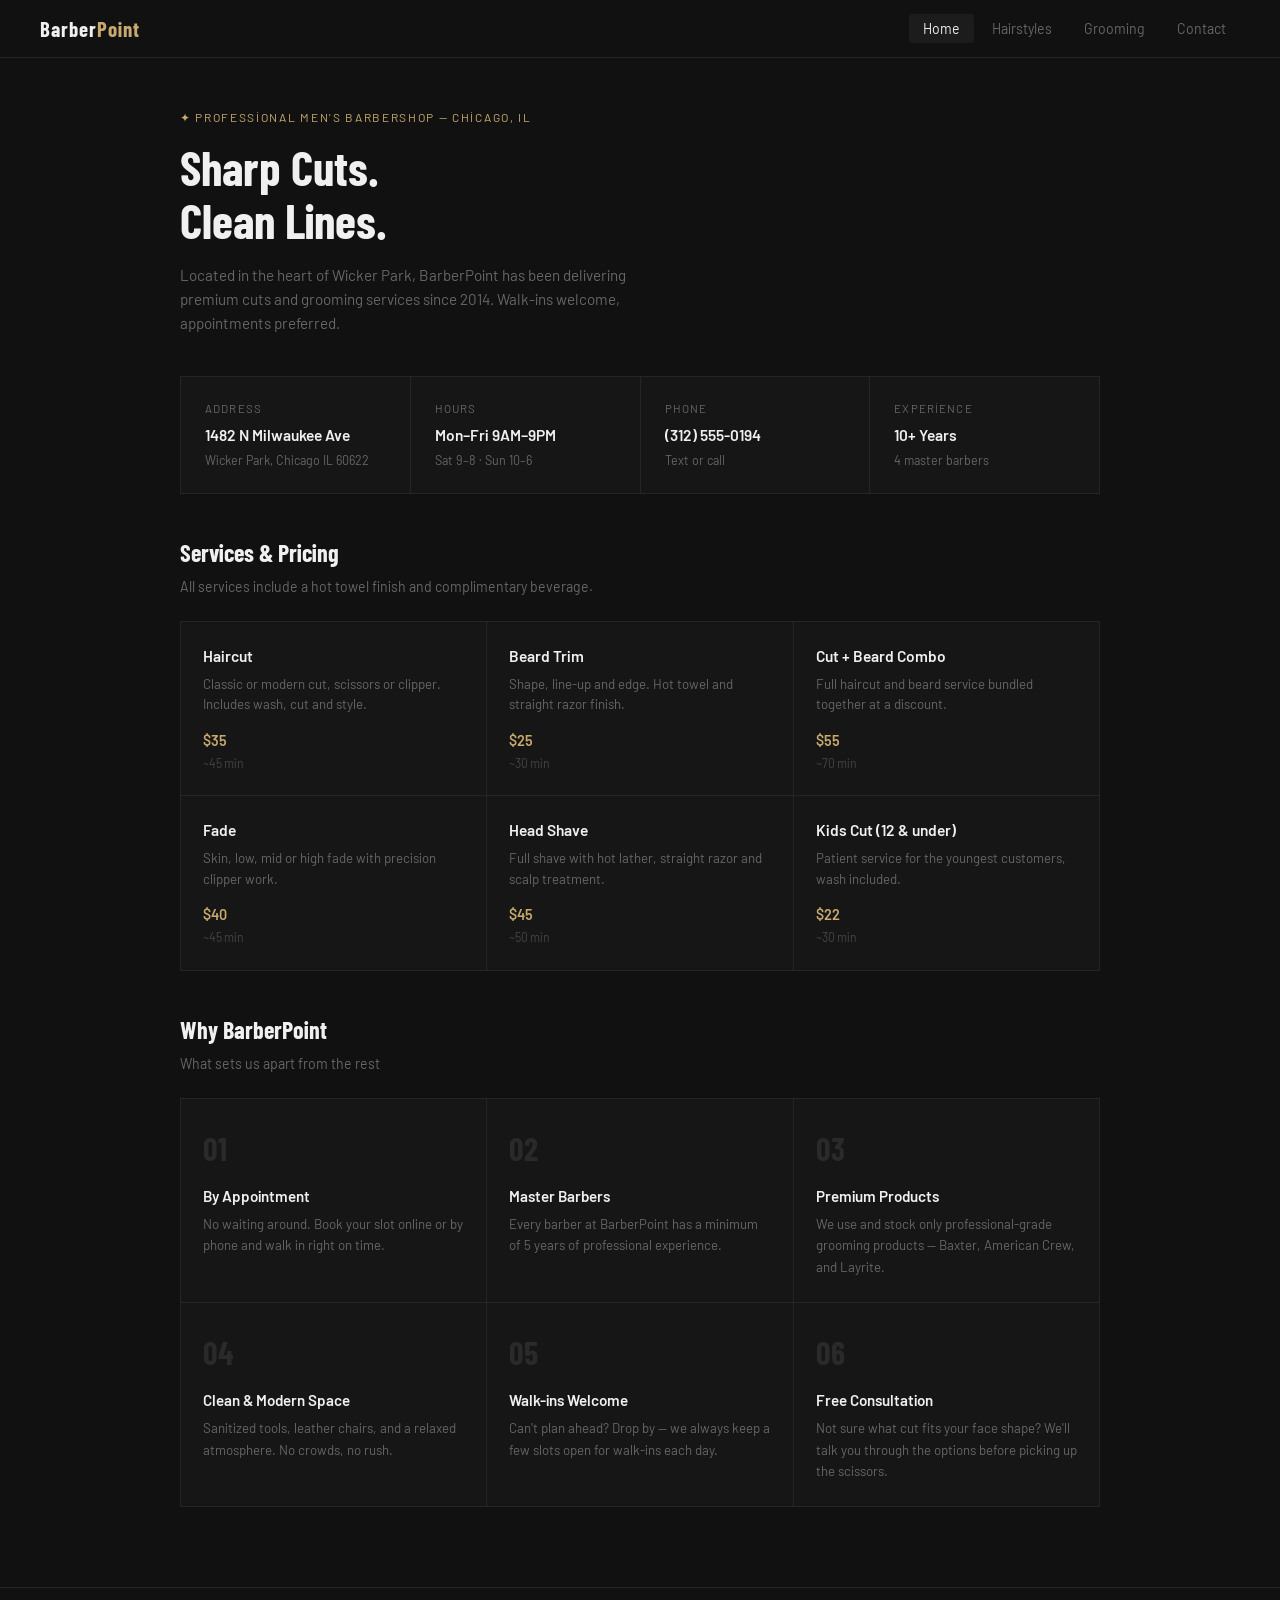
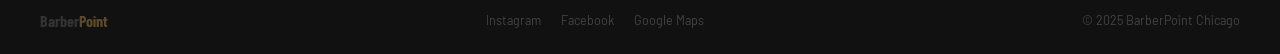
<file: berber-sitesi.html>
<!DOCTYPE html>
<html lang="tr">
<head>
  <meta charset="UTF-8"/>
  <meta name="viewport" content="width=device-width, initial-scale=1.0"/>
  <title>BarberPoint – Men's Grooming</title>
  <link href="https://fonts.googleapis.com/css2?family=Barlow:wght@400;500;600;700&family=Barlow+Condensed:wght@600;700&display=swap" rel="stylesheet"/>
  <style>
    *, *::before, *::after { box-sizing: border-box; margin: 0; padding: 0; }
    :root {
      --bg: #111; --bg2: #161616; --bg3: #1c1c1c;
      --border: #252525; --text: #ccc; --muted: #666;
      --white: #f0f0f0; --accent: #c8a96e;
    }
    body { background: var(--bg); color: var(--text); font-family: 'Barlow', sans-serif; font-size: 15px; line-height: 1.6; }

    nav {
      background: var(--bg); border-bottom: 1px solid var(--border);
      padding: 0 40px; display: flex; align-items: center;
      justify-content: space-between; height: 58px; position: sticky; top: 0; z-index: 50;
    }
    .nav-logo { font-family: 'Barlow Condensed', sans-serif; font-size: 1.3rem; font-weight: 700; color: var(--white); letter-spacing: 0.05em; cursor: pointer; }
    .nav-logo span { color: var(--accent); }
    .nav-links { display: flex; gap: 4px; }
    .nav-links button {
      background: none; border: none; color: var(--muted); font-family: 'Barlow', sans-serif;
      font-size: 0.88rem; cursor: pointer; padding: 6px 14px; border-radius: 3px; transition: color 0.15s, background 0.15s;
    }
    .nav-links button:hover { color: var(--white); background: var(--bg3); }
    .nav-links button.active { color: var(--white); background: var(--bg3); }

    .page { display: none; max-width: 1000px; margin: 0 auto; padding: 50px 40px 80px; }
    .page.active { display: block; }

    /* HERO */
    .hero { margin-bottom: 40px; }
    .hero-tag { font-size: 0.75rem; letter-spacing: 0.14em; text-transform: uppercase; color: var(--accent); margin-bottom: 14px; }
    .hero h1 { font-family: 'Barlow Condensed', sans-serif; font-size: 3rem; font-weight: 700; color: var(--white); line-height: 1.1; margin-bottom: 16px; }
    .hero p { color: var(--muted); max-width: 500px; font-size: 0.95rem; }

    .info-row { display: grid; grid-template-columns: repeat(4, 1fr); gap: 1px; background: var(--border); border: 1px solid var(--border); margin-bottom: 40px; }
    .info-box { background: var(--bg2); padding: 22px 24px; }
    .info-box .label { font-size: 0.72rem; letter-spacing: 0.1em; text-transform: uppercase; color: var(--muted); margin-bottom: 6px; }
    .info-box .val { font-size: 0.97rem; font-weight: 600; color: var(--white); }
    .info-box .sub { font-size: 0.78rem; color: var(--muted); margin-top: 3px; }

    .section-head { margin-bottom: 22px; }
    .section-head h2 { font-family: 'Barlow Condensed', sans-serif; font-size: 1.5rem; font-weight: 700; color: var(--white); margin-bottom: 4px; }
    .section-head p { color: var(--muted); font-size: 0.88rem; }

    /* HİZMETLER */
    .services-grid { display: grid; grid-template-columns: repeat(3, 1fr); gap: 1px; background: var(--border); border: 1px solid var(--border); margin-bottom: 40px; }
    .svc { background: var(--bg2); padding: 22px 22px; transition: background 0.15s; }
    .svc:hover { background: var(--bg3); }
    .svc-name { font-weight: 600; color: var(--white); margin-bottom: 5px; font-size: 0.97rem; }
    .svc-desc { font-size: 0.83rem; color: var(--muted); margin-bottom: 14px; line-height: 1.55; }
    .svc-price { font-size: 0.9rem; color: var(--accent); font-weight: 600; }
    .svc-dur { font-size: 0.76rem; color: #444; margin-top: 2px; }

    /* NEDEN BİZ */
    .why-grid { display: grid; grid-template-columns: repeat(3, 1fr); gap: 1px; background: var(--border); border: 1px solid var(--border); }
    .why-card { background: var(--bg2); padding: 24px 22px; transition: background 0.15s; }
    .why-card:hover { background: var(--bg3); }
    .why-num { font-family: 'Barlow Condensed', sans-serif; font-size: 2rem; font-weight: 700; color: #2a2a2a; margin-bottom: 10px; }
    .why-card h4 { font-weight: 600; color: var(--white); font-size: 0.95rem; margin-bottom: 6px; }
    .why-card p { font-size: 0.83rem; color: var(--muted); line-height: 1.6; }

    /* STİLLER */
    .styles-grid { display: grid; grid-template-columns: repeat(3, 1fr); gap: 1px; background: var(--border); border: 1px solid var(--border); }
    .style-card { background: var(--bg2); padding: 26px 24px; transition: background 0.15s; }
    .style-card:hover { background: var(--bg3); }
    .style-card .icon { font-size: 1.5rem; margin-bottom: 12px; display: block; }
    .style-card h3 { font-weight: 600; color: var(--white); font-size: 0.97rem; margin-bottom: 8px; }
    .style-card p { font-size: 0.84rem; color: var(--muted); line-height: 1.65; margin-bottom: 14px; }
    .style-card .fit { font-size: 0.78rem; color: #555; }
    .style-card .fit span { color: var(--accent); }
    .tags { display: flex; gap: 6px; flex-wrap: wrap; margin-top: 10px; }
    .tag { font-size: 0.7rem; letter-spacing: 0.06em; text-transform: uppercase; color: #555; border: 1px solid #2a2a2a; padding: 3px 8px; border-radius: 2px; }
    .tag.gold { color: var(--accent); border-color: #3a3020; }

    /* BAKIM */
    .care-grid { display: grid; grid-template-columns: repeat(2, 1fr); gap: 1px; background: var(--border); border: 1px solid var(--border); margin-bottom: 40px; }
    .care-card { background: var(--bg2); padding: 28px 26px; transition: background 0.15s; }
    .care-card:hover { background: var(--bg3); }
    .care-card h3 { font-weight: 600; color: var(--white); font-size: 0.97rem; margin-bottom: 14px; padding-bottom: 10px; border-bottom: 1px solid var(--border); }
    .care-card ul { padding-left: 16px; }
    .care-card ul li { font-size: 0.85rem; color: var(--muted); margin-bottom: 7px; line-height: 1.6; }

    .products-grid { display: grid; grid-template-columns: repeat(4, 1fr); gap: 1px; background: var(--border); border: 1px solid var(--border); }
    .prod-card { background: var(--bg2); padding: 22px 20px; transition: background 0.15s; }
    .prod-card:hover { background: var(--bg3); }
    .prod-card h4 { font-weight: 600; color: var(--white); font-size: 0.9rem; margin-bottom: 6px; }
    .prod-card p { font-size: 0.82rem; color: var(--muted); line-height: 1.55; margin-bottom: 8px; }
    .prod-card .ideal { font-size: 0.75rem; color: var(--accent); }

    /* İLETİŞİM */
    .contact-wrap { display: grid; grid-template-columns: 1fr 1fr; gap: 1px; background: var(--border); border: 1px solid var(--border); }
    .contact-info { background: var(--bg2); padding: 32px 28px; }
    .contact-info h3 { font-family: 'Barlow Condensed', sans-serif; font-size: 1.2rem; font-weight: 700; color: var(--white); margin-bottom: 22px; }
    .ci-item { margin-bottom: 20px; }
    .ci-label { font-size: 0.72rem; letter-spacing: 0.1em; text-transform: uppercase; color: var(--muted); margin-bottom: 5px; }
    .ci-val { font-size: 0.9rem; color: var(--text); line-height: 1.6; }
    .hours-table { width: 100%; border-collapse: collapse; margin-top: 6px; }
    .hours-table tr td { font-size: 0.84rem; padding: 5px 0; color: var(--muted); border-bottom: 1px solid #1e1e1e; }
    .hours-table tr td:last-child { text-align: right; color: var(--text); }
    .hours-table tr:last-child td { border-bottom: none; }

    .contact-form { background: var(--bg2); padding: 32px 28px; }
    .contact-form h3 { font-family: 'Barlow Condensed', sans-serif; font-size: 1.2rem; font-weight: 700; color: var(--white); margin-bottom: 22px; }
    .form-group { margin-bottom: 14px; }
    .form-group label { display: block; font-size: 0.76rem; letter-spacing: 0.08em; text-transform: uppercase; color: var(--muted); margin-bottom: 6px; }
    .form-group input, .form-group textarea, .form-group select {
      width: 100%; background: var(--bg3); border: 1px solid var(--border); color: var(--text);
      font-family: 'Barlow', sans-serif; font-size: 0.9rem; padding: 10px 12px; border-radius: 3px; outline: none; transition: border-color 0.15s;
    }
    .form-group input:focus, .form-group textarea:focus, .form-group select:focus { border-color: var(--accent); }
    .form-group textarea { resize: vertical; min-height: 80px; }
    .form-group select option { background: #1c1c1c; }
    .btn-submit {
      background: var(--accent); color: #111; font-family: 'Barlow', sans-serif; font-weight: 700;
      font-size: 0.85rem; border: none; padding: 11px 28px; cursor: pointer; border-radius: 3px;
      letter-spacing: 0.06em; text-transform: uppercase; transition: opacity 0.15s; margin-top: 4px;
    }
    .btn-submit:hover { opacity: 0.85; }

    .map-placeholder { margin-top: 1px; background: var(--bg2); border: 1px solid var(--border); border-top: none; padding: 22px 28px; display: flex; align-items: center; gap: 12px; }
    .map-placeholder .dot { width: 8px; height: 8px; border-radius: 50%; background: var(--accent); flex-shrink: 0; }
    .map-placeholder span { font-size: 0.85rem; color: var(--muted); }

    footer {
      border-top: 1px solid var(--border); padding: 20px 40px;
      display: flex; justify-content: space-between; align-items: center; font-size: 0.78rem; color: #444;
    }
    .footer-logo { font-family: 'Barlow Condensed', sans-serif; font-size: 1rem; font-weight: 700; color: #333; }
    .footer-logo span { color: #5a4a2a; }
    .footer-links { display: flex; gap: 20px; }
    .footer-links a { color: #444; text-decoration: none; }
    .footer-links a:hover { color: #666; }

    @media (max-width: 700px) {
      nav { padding: 0 16px; }
      .nav-links button { padding: 6px 8px; font-size: 0.78rem; }
      .page { padding: 30px 16px 60px; }
      .hero h1 { font-size: 2rem; }
      .info-row { grid-template-columns: 1fr 1fr; }
      .services-grid, .why-grid, .styles-grid, .products-grid { grid-template-columns: 1fr 1fr; }
      .care-grid, .contact-wrap { grid-template-columns: 1fr; }
      footer { flex-direction: column; gap: 10px; padding: 18px 16px; text-align: center; }
    }
    @media (max-width: 420px) {
      .info-row, .services-grid, .why-grid, .styles-grid, .products-grid { grid-template-columns: 1fr; }
    }
  </style>
</head>
<body>

<nav>
  <div class="nav-logo">Barber<span>Point</span></div>
  <div class="nav-links">
    <button class="active" onclick="showPage('home',this)">Home</button>
    <button onclick="showPage('styles',this)">Hairstyles</button>
    <button onclick="showPage('care',this)">Grooming</button>
    <button onclick="showPage('contact',this)">Contact</button>
  </div>
</nav>

<!-- HOME -->
<div class="page active" id="home">
  <div class="hero">
    <div class="hero-tag">✦ Professional Men's Barbershop — Chicago, IL</div>
    <h1>Sharp Cuts.<br/>Clean Lines.</h1>
    <p>Located in the heart of Wicker Park, BarberPoint has been delivering premium cuts and grooming services since 2014. Walk-ins welcome, appointments preferred.</p>
  </div>

  <div class="info-row">
    <div class="info-box">
      <div class="label">Address</div>
      <div class="val">1482 N Milwaukee Ave</div>
      <div class="sub">Wicker Park, Chicago IL 60622</div>
    </div>
    <div class="info-box">
      <div class="label">Hours</div>
      <div class="val">Mon–Fri 9AM–9PM</div>
      <div class="sub">Sat 9–8 · Sun 10–6</div>
    </div>
    <div class="info-box">
      <div class="label">Phone</div>
      <div class="val">(312) 555-0194</div>
      <div class="sub">Text or call</div>
    </div>
    <div class="info-box">
      <div class="label">Experience</div>
      <div class="val">10+ Years</div>
      <div class="sub">4 master barbers</div>
    </div>
  </div>

  <div class="section-head">
    <h2>Services & Pricing</h2>
    <p>All services include a hot towel finish and complimentary beverage.</p>
  </div>
  <div class="services-grid" style="margin-bottom:40px">
    <div class="svc">
      <div class="svc-name">Haircut</div>
      <div class="svc-desc">Classic or modern cut, scissors or clipper. Includes wash, cut and style.</div>
      <div class="svc-price">$35</div>
      <div class="svc-dur">~45 min</div>
    </div>
    <div class="svc">
      <div class="svc-name">Beard Trim</div>
      <div class="svc-desc">Shape, line-up and edge. Hot towel and straight razor finish.</div>
      <div class="svc-price">$25</div>
      <div class="svc-dur">~30 min</div>
    </div>
    <div class="svc">
      <div class="svc-name">Cut + Beard Combo</div>
      <div class="svc-desc">Full haircut and beard service bundled together at a discount.</div>
      <div class="svc-price">$55</div>
      <div class="svc-dur">~70 min</div>
    </div>
    <div class="svc">
      <div class="svc-name">Fade</div>
      <div class="svc-desc">Skin, low, mid or high fade with precision clipper work.</div>
      <div class="svc-price">$40</div>
      <div class="svc-dur">~45 min</div>
    </div>
    <div class="svc">
      <div class="svc-name">Head Shave</div>
      <div class="svc-desc">Full shave with hot lather, straight razor and scalp treatment.</div>
      <div class="svc-price">$45</div>
      <div class="svc-dur">~50 min</div>
    </div>
    <div class="svc">
      <div class="svc-name">Kids Cut (12 & under)</div>
      <div class="svc-desc">Patient service for the youngest customers, wash included.</div>
      <div class="svc-price">$22</div>
      <div class="svc-dur">~30 min</div>
    </div>
  </div>

  <div class="section-head">
    <h2>Why BarberPoint</h2>
    <p>What sets us apart from the rest</p>
  </div>
  <div class="why-grid">
    <div class="why-card">
      <div class="why-num">01</div>
      <h4>By Appointment</h4>
      <p>No waiting around. Book your slot online or by phone and walk in right on time.</p>
    </div>
    <div class="why-card">
      <div class="why-num">02</div>
      <h4>Master Barbers</h4>
      <p>Every barber at BarberPoint has a minimum of 5 years of professional experience.</p>
    </div>
    <div class="why-card">
      <div class="why-num">03</div>
      <h4>Premium Products</h4>
      <p>We use and stock only professional-grade grooming products — Baxter, American Crew, and Layrite.</p>
    </div>
    <div class="why-card">
      <div class="why-num">04</div>
      <h4>Clean & Modern Space</h4>
      <p>Sanitized tools, leather chairs, and a relaxed atmosphere. No crowds, no rush.</p>
    </div>
    <div class="why-card">
      <div class="why-num">05</div>
      <h4>Walk-ins Welcome</h4>
      <p>Can't plan ahead? Drop by — we always keep a few slots open for walk-ins each day.</p>
    </div>
    <div class="why-card">
      <div class="why-num">06</div>
      <h4>Free Consultation</h4>
      <p>Not sure what cut fits your face shape? We'll talk you through the options before picking up the scissors.</p>
    </div>
  </div>
</div>

<!-- HAIRSTYLES -->
<div class="page" id="styles">
  <div class="section-head">
    <h2>Men's Hairstyles</h2>
    <p>The most popular cuts — what they are, who they suit, and how much upkeep they need</p>
  </div>
  <div class="styles-grid">
    <div class="style-card">
      <span class="icon">✂️</span>
      <h3>Undercut</h3>
      <p>Sides and back cut close, top left long. Can be worn slicked back, to the side, or textured. One of the most versatile cuts available.</p>
      <div class="fit">Best for: <span>Oval, square, rectangular faces</span></div>
      <div class="tags"><span class="tag gold">Versatile</span><span class="tag">Medium Maintenance</span></div>
    </div>
    <div class="style-card">
      <span class="icon">💈</span>
      <h3>Fade</h3>
      <p>Gradual taper from skin or short at the sides up to longer hair on top. Skin, low, mid and high fade are the four main variations.</p>
      <div class="fit">Best for: <span>All face shapes</span></div>
      <div class="tags"><span class="tag gold">Modern</span><span class="tag">Every 3–4 Weeks</span></div>
    </div>
    <div class="style-card">
      <span class="icon">🪒</span>
      <h3>Buzz Cut</h3>
      <p>All hair clipped to a uniform length. The lowest-maintenance cut there is. Suits men with defined jawlines and prominent features.</p>
      <div class="fit">Best for: <span>Square, diamond faces</span></div>
      <div class="tags"><span class="tag gold">Low Effort</span><span class="tag">Easy Upkeep</span></div>
    </div>
    <div class="style-card">
      <span class="icon">🪮</span>
      <h3>Classic Taper</h3>
      <p>Scissors on top, tapered sides — clean and timeless. Works in professional settings and casual environments equally well.</p>
      <div class="fit">Best for: <span>Oval, oblong faces</span></div>
      <div class="tags"><span class="tag gold">Classic</span><span class="tag">Office Ready</span></div>
    </div>
    <div class="style-card">
      <span class="icon">💧</span>
      <h3>Pompadour</h3>
      <p>Hair is pushed up and back from the forehead. Requires a strong-hold pomade. High-impact look with a retro edge.</p>
      <div class="fit">Best for: <span>Round, heart-shaped faces</span></div>
      <div class="tags"><span class="tag gold">Retro</span><span class="tag">High Styling</span></div>
    </div>
    <div class="style-card">
      <span class="icon">🌀</span>
      <h3>Textured Crop</h3>
      <p>Short on sides, choppy and textured on top. Minimal product needed. Great for thick or wavy hair that needs control without structure.</p>
      <div class="fit">Best for: <span>Round, oval faces</span></div>
      <div class="tags"><span class="tag gold">Natural</span><span class="tag">Minimal Product</span></div>
    </div>
    <div class="style-card">
      <span class="icon">📐</span>
      <h3>Taper Cut</h3>
      <p>Similar to a fade but shorter and more subtle — only the neckline and ears are tapered. Clean and natural-looking finish.</p>
      <div class="fit">Best for: <span>All face shapes</span></div>
      <div class="tags"><span class="tag gold">Clean</span><span class="tag">Easy Maintain</span></div>
    </div>
    <div class="style-card">
      <span class="icon">🔲</span>
      <h3>French Crop</h3>
      <p>Top cut short with a short fringe sitting at the forehead. Very popular in European barbering. Suits rounder faces particularly well.</p>
      <div class="fit">Best for: <span>Round, square faces</span></div>
      <div class="tags"><span class="tag gold">Minimal</span><span class="tag">European Style</span></div>
    </div>
    <div class="style-card">
      <span class="icon">〰️</span>
      <h3>Medium Wavy</h3>
      <p>Natural wave pattern kept at medium length, just above the shoulder. Works best on thick hair. Low product needed, air-dry friendly.</p>
      <div class="fit">Best for: <span>Oval, oblong faces</span></div>
      <div class="tags"><span class="tag gold">Relaxed</span><span class="tag">Moisturizer</span></div>
    </div>
  </div>
</div>

<!-- GROOMING -->
<div class="page" id="care">
  <div class="section-head">
    <h2>Grooming Guide</h2>
    <p>Simple routines and the right products for every hair type</p>
  </div>
  <div class="care-grid" style="margin-bottom:40px">
    <div class="care-card">
      <h3>Washing & Drying</h3>
      <ul>
        <li>Washing daily strips natural oils — 3–4 times per week is enough for most hair types.</li>
        <li>Use a shampoo matched to your scalp type: oily, dry, or normal.</li>
        <li>Massage the scalp with fingertips in circular motions, not nails.</li>
        <li>Always follow with conditioner on the mid-lengths and ends.</li>
        <li>Keep the blow dryer on medium heat and 6+ inches away from the scalp.</li>
        <li>Pat dry with a towel — don't rub, it causes frizz and breakage.</li>
      </ul>
    </div>
    <div class="care-card">
      <h3>Beard Care</h3>
      <ul>
        <li>Wash your beard 2–3 times a week with a dedicated beard wash, not face soap.</li>
        <li>Beard oil softens coarse hair and moisturizes the skin underneath.</li>
        <li>Apply balm for hold and shape when styling a longer beard.</li>
        <li>Trim the neckline regularly — about two finger-widths above the Adam's apple.</li>
        <li>A boar bristle brush distributes oil evenly and trains the hair direction.</li>
        <li>Visit your barber every 3–4 weeks for edge work and shape maintenance.</li>
      </ul>
    </div>
    <div class="care-card">
      <h3>Scalp Health</h3>
      <ul>
        <li>A healthy scalp is the foundation of healthy hair growth.</li>
        <li>Exfoliate once a week with a scalp scrub to remove buildup.</li>
        <li>Avoid scratching — it damages the follicles over time.</li>
        <li>Dandruff that doesn't clear with anti-dandruff shampoo should be seen by a dermatologist.</li>
        <li>Staying hydrated and getting enough sleep directly impacts scalp condition.</li>
      </ul>
    </div>
    <div class="care-card">
      <h3>General Tips</h3>
      <ul>
        <li>Fades and tight cuts need a barber visit every 3–4 weeks to stay sharp.</li>
        <li>Always warm the product between your palms before applying — never put cold wax directly on dry hair.</li>
        <li>Apply product to slightly damp hair for better distribution and hold.</li>
        <li>Use a comb to set direction first, then fingers to add texture.</li>
        <li>Less product is almost always better — you can add more, you can't take it back.</li>
      </ul>
    </div>
  </div>

  <div class="section-head">
    <h2>Product Guide</h2>
    <p>Which product to use for which look</p>
  </div>
  <div class="products-grid">
    <div class="prod-card">
      <h4>Wax</h4>
      <p>Medium hold, matte finish. Easy to rework throughout the day. The most forgiving daily option.</p>
      <div class="ideal">Best for: everyday styles</div>
    </div>
    <div class="prod-card">
      <h4>Pomade</h4>
      <p>High hold, shiny finish. Water-based versions wash out easily. Oil-based last longer but need more effort to remove.</p>
      <div class="ideal">Best for: pompadour, slick back</div>
    </div>
    <div class="prod-card">
      <h4>Clay</h4>
      <p>Strong hold, matte finish. Adds volume and texture. Works especially well on thick or coarse hair.</p>
      <div class="ideal">Best for: textured crops, undercuts</div>
    </div>
    <div class="prod-card">
      <h4>Spray</h4>
      <p>Light hold, used after styling to lock the shape in place. Good for fine hair that needs volume without weight.</p>
      <div class="ideal">Best for: finishing, fine hair</div>
    </div>
  </div>
</div>

<!-- CONTACT -->
<div class="page" id="contact">
  <div class="section-head">
    <h2>Contact & Appointments</h2>
    <p>Book online, call us, or just walk in</p>
  </div>
  <div class="contact-wrap">
    <div class="contact-info">
      <h3>Shop Info</h3>
      <div class="ci-item">
        <div class="ci-label">Address</div>
        <div class="ci-val">1482 N Milwaukee Ave<br/>Wicker Park, Chicago, IL 60622</div>
      </div>
      <div class="ci-item">
        <div class="ci-label">Phone</div>
        <div class="ci-val">(312) 555-0194</div>
      </div>
      <div class="ci-item">
        <div class="ci-label">Email</div>
        <div class="ci-val">hello@barberpoint.com</div>
      </div>
      <div class="ci-item">
        <div class="ci-label">Instagram</div>
        <div class="ci-val">@barberpointchi</div>
      </div>
      <div class="ci-item">
        <div class="ci-label">Hours</div>
        <table class="hours-table">
          <tr><td>Monday – Friday</td><td>9:00 AM – 9:00 PM</td></tr>
          <tr><td>Saturday</td><td>9:00 AM – 8:00 PM</td></tr>
          <tr><td>Sunday</td><td>10:00 AM – 6:00 PM</td></tr>
        </table>
      </div>
      <div class="ci-item">
        <div class="ci-label">Parking</div>
        <div class="ci-val">Street parking available on Milwaukee Ave. Nearest CTA stop: Damen Blue Line.</div>
      </div>
    </div>
    <div class="contact-form">
      <h3>Book an Appointment</h3>
      <div class="form-group">
        <label>Full Name</label>
        <input type="text" placeholder="John Doe"/>
      </div>
      <div class="form-group">
        <label>Phone</label>
        <input type="tel" placeholder="(312) 000-0000"/>
      </div>
      <div class="form-group">
        <label>Email</label>
        <input type="email" placeholder="you@email.com"/>
      </div>
      <div class="form-group">
        <label>Service</label>
        <select>
          <option>Haircut — $35</option>
          <option>Beard Trim — $25</option>
          <option>Cut + Beard Combo — $55</option>
          <option>Fade — $40</option>
          <option>Head Shave — $45</option>
          <option>Kids Cut — $22</option>
        </select>
      </div>
      <div class="form-group">
        <label>Preferred Date & Time</label>
        <input type="datetime-local"/>
      </div>
      <div class="form-group">
        <label>Notes (optional)</label>
        <textarea placeholder="Any specific requests or style references..."></textarea>
      </div>
      <button class="btn-submit">Request Appointment</button>
    </div>
  </div>
  <div class="map-placeholder">
    <div class="dot"></div>
    <span>1482 N Milwaukee Ave, Wicker Park, Chicago, IL 60622 — Near Damen Blue Line Station</span>
  </div>
</div>

<footer>
  <div class="footer-logo">Barber<span>Point</span></div>
  <div class="footer-links">
    <a href="#">Instagram</a>
    <a href="#">Facebook</a>
    <a href="#">Google Maps</a>
  </div>
  <span>© 2025 BarberPoint Chicago</span>
</footer>

<script>
  function showPage(id, btn) {
    document.querySelectorAll('.page').forEach(p => p.classList.remove('active'));
    document.querySelectorAll('.nav-links button').forEach(b => b.classList.remove('active'));
    document.getElementById(id).classList.add('active');
    btn.classList.add('active');
    window.scrollTo(0, 0);
  }
</script>
</body>
</html>
</file>
